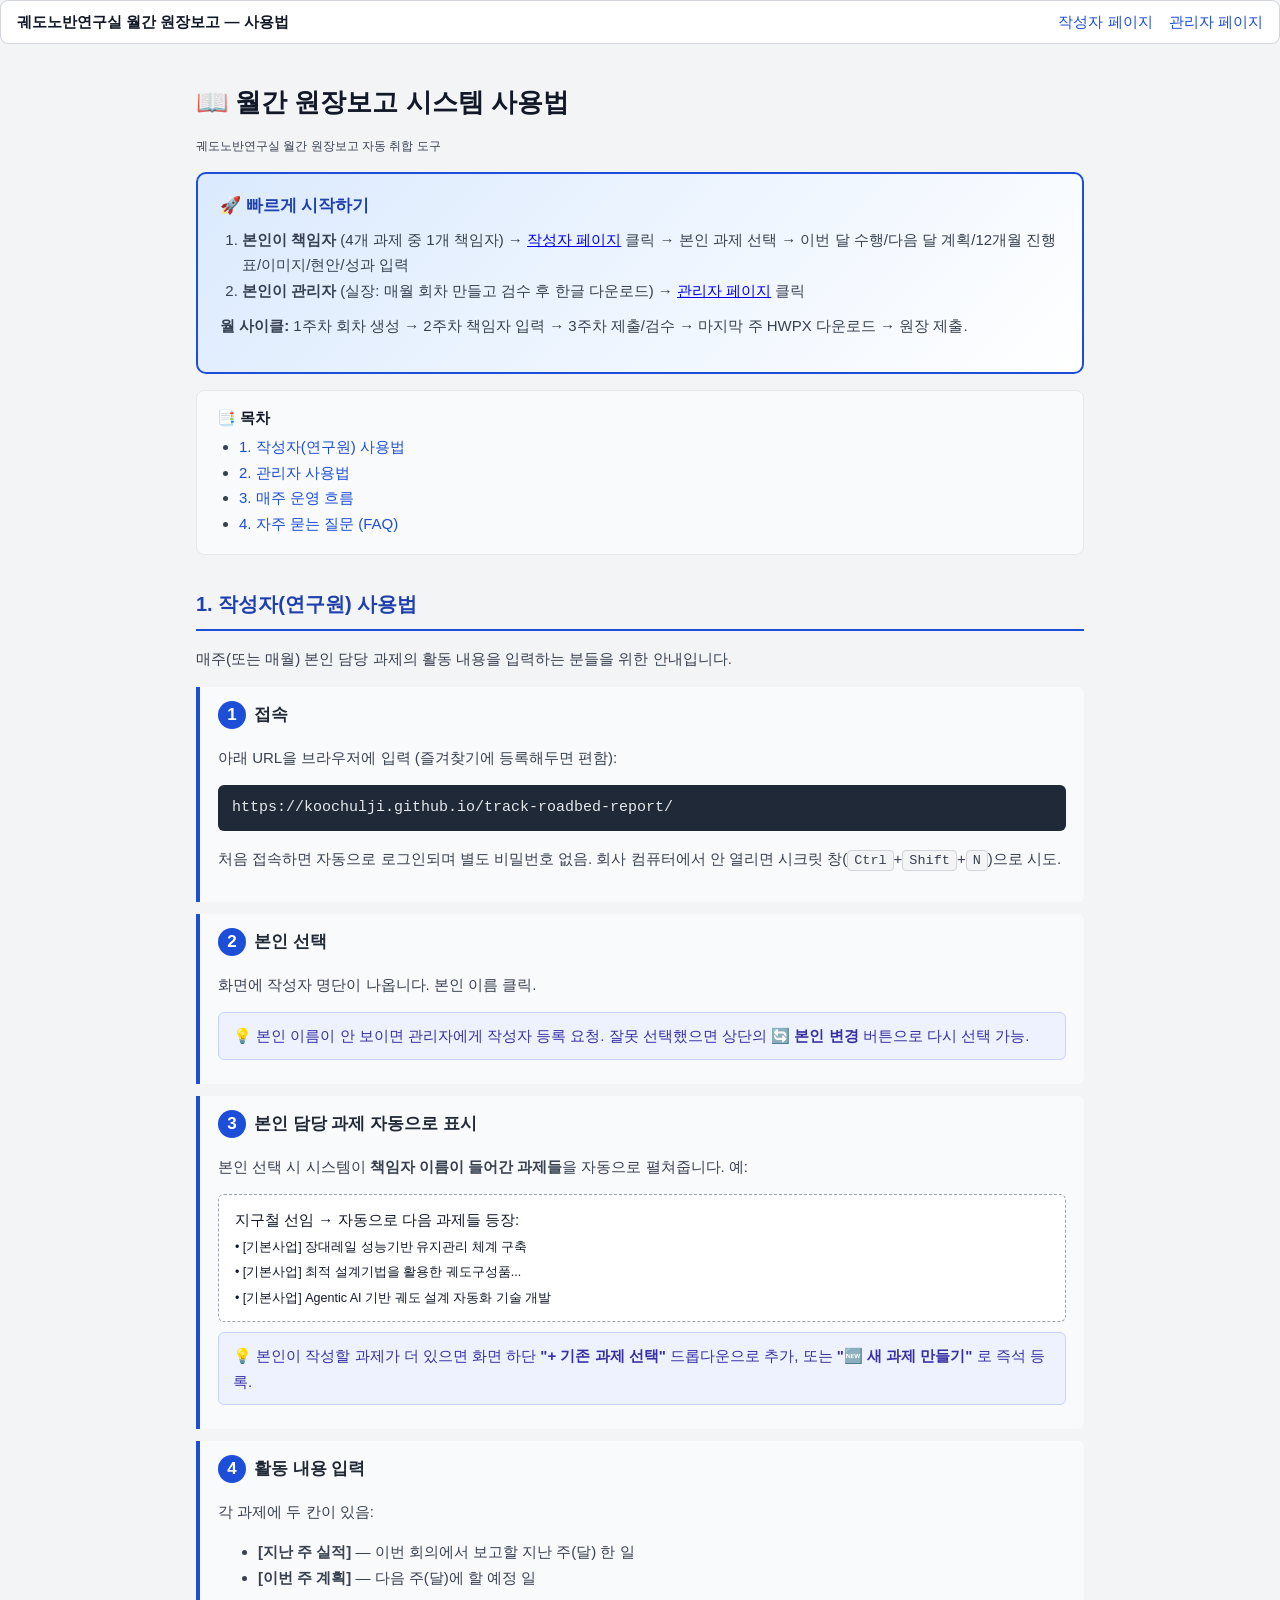
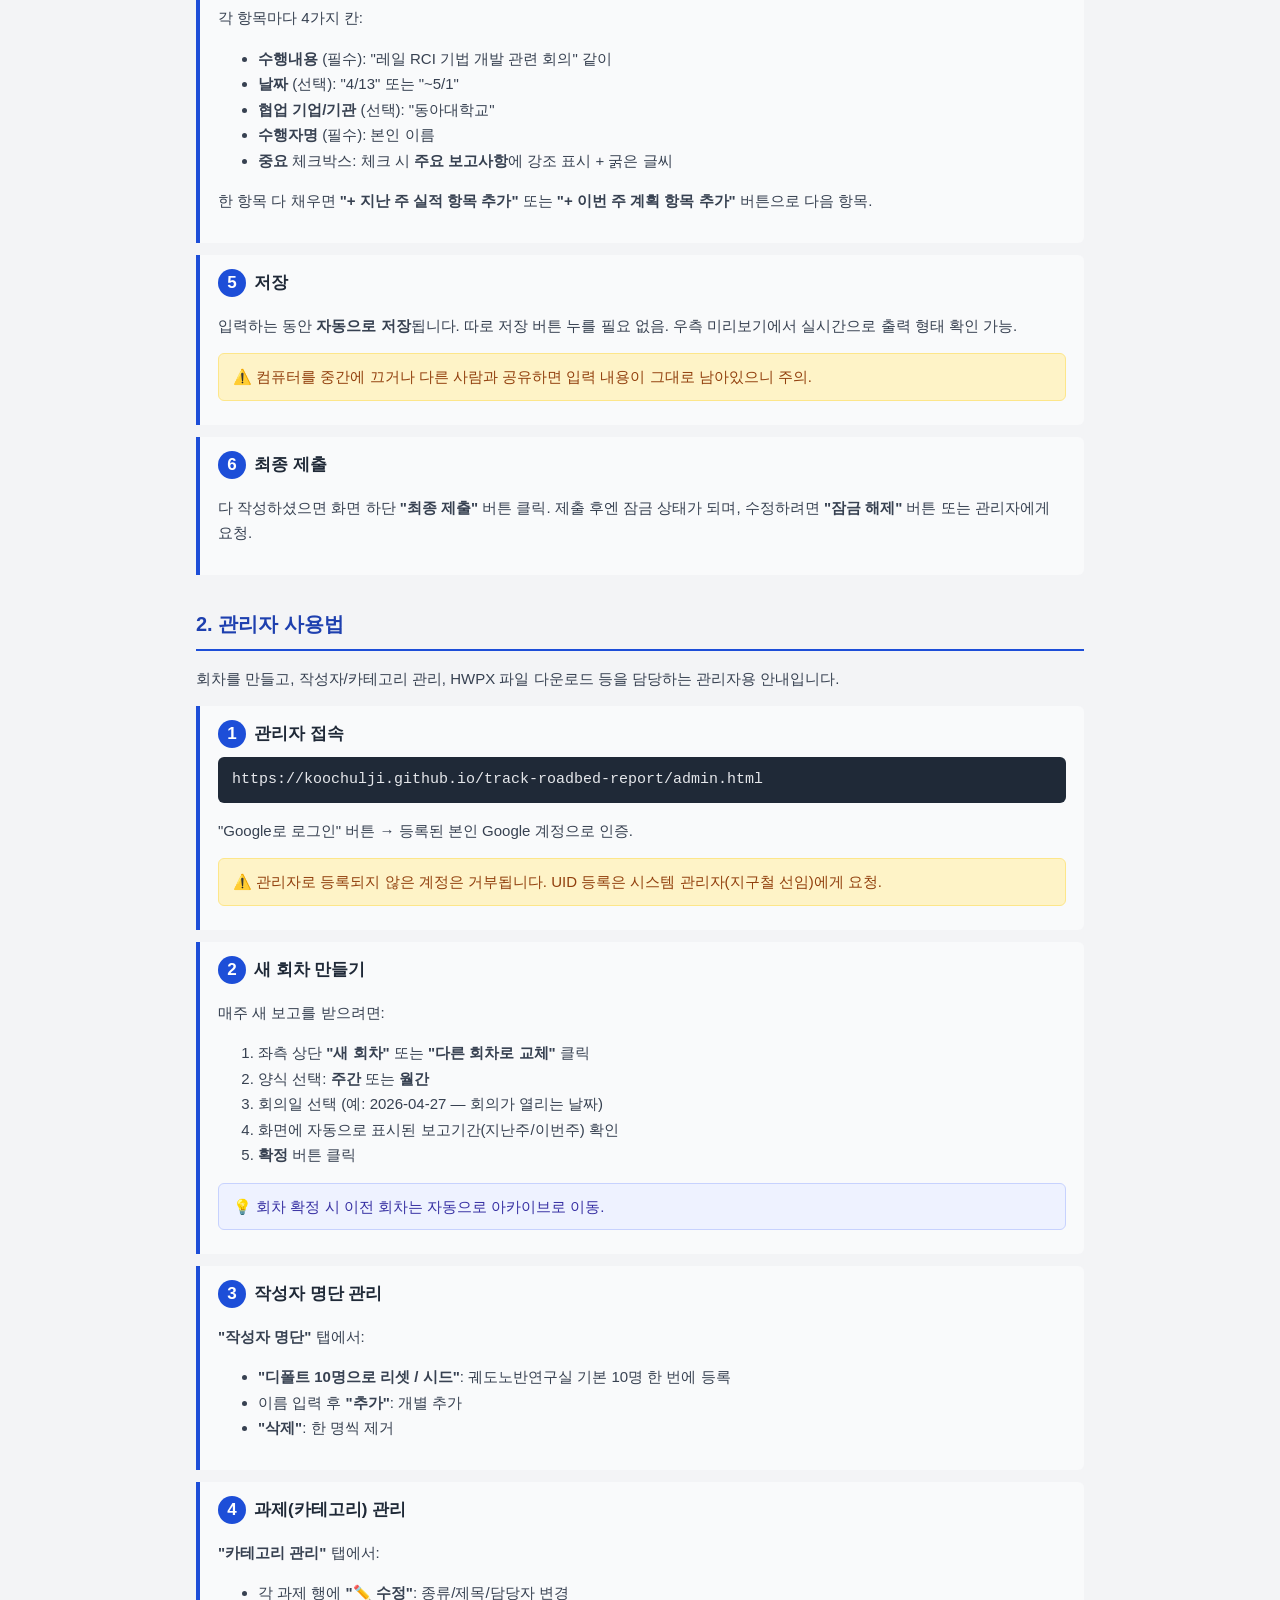
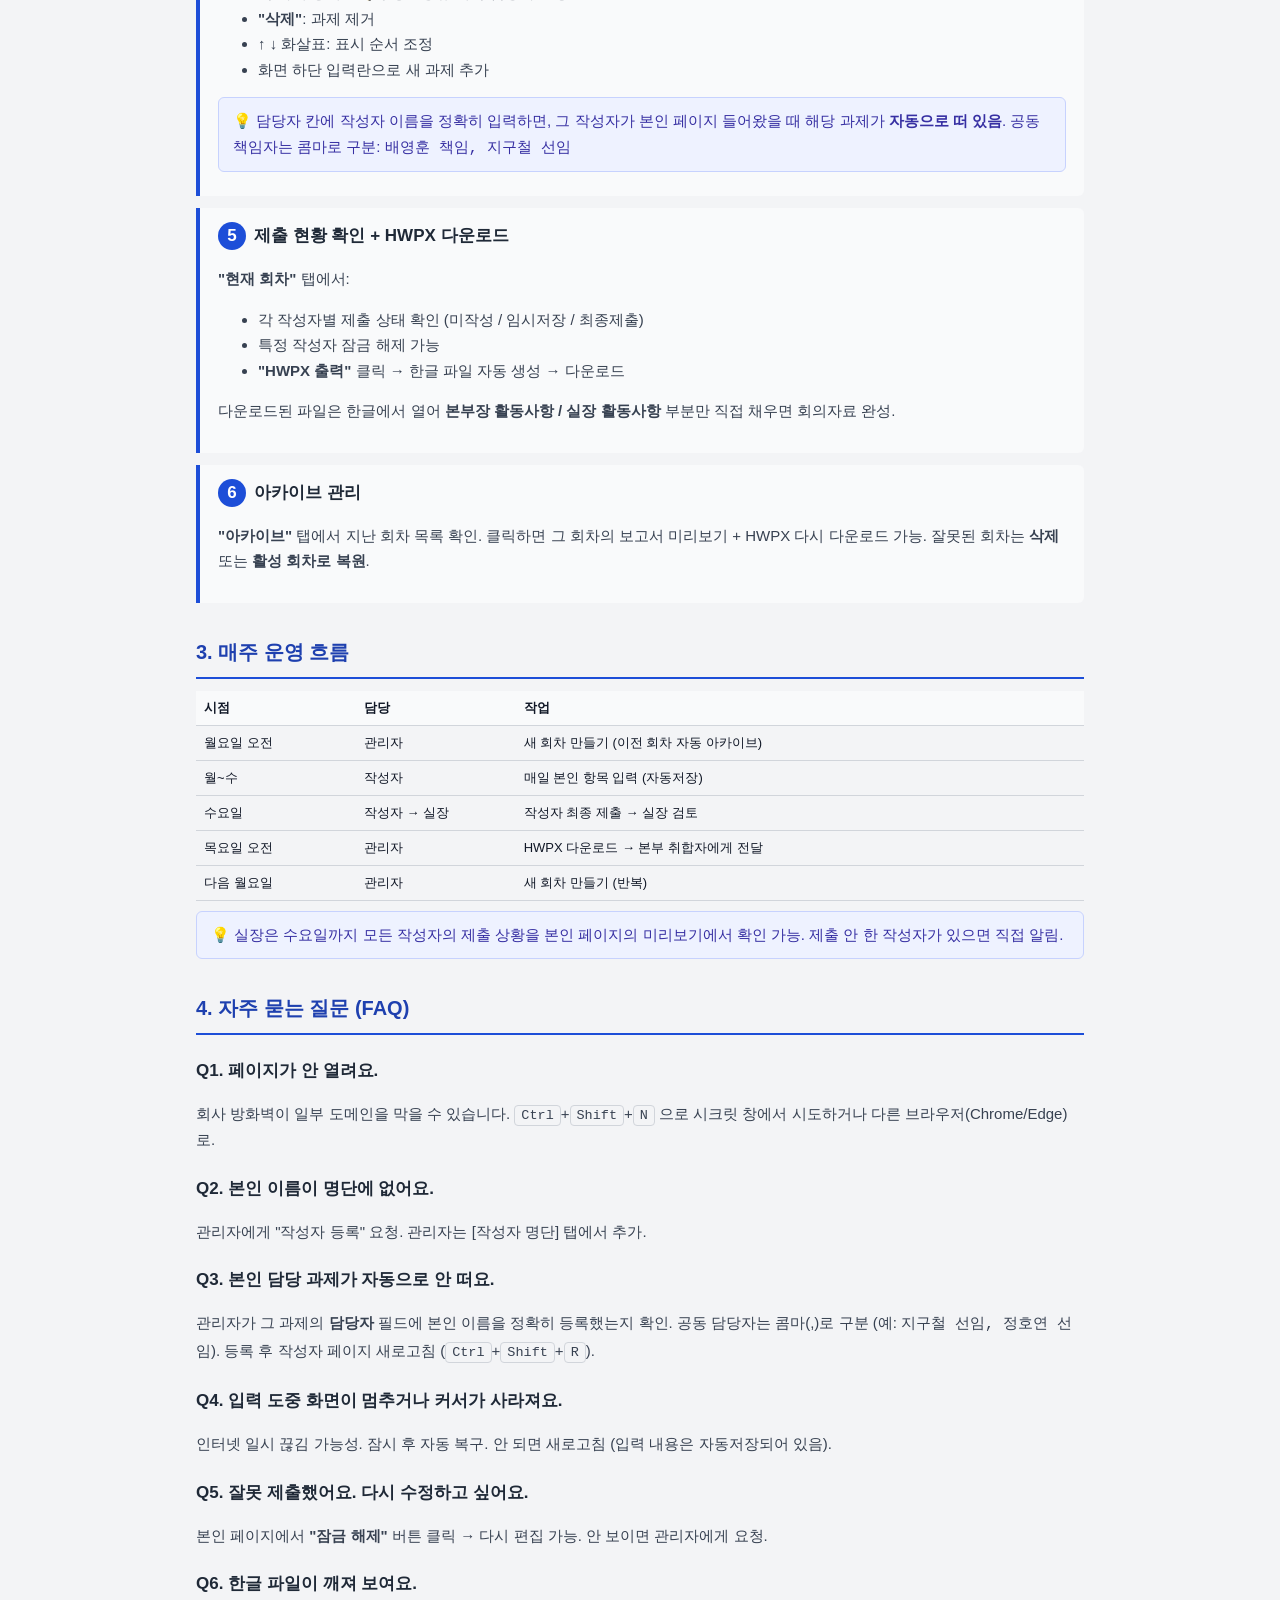
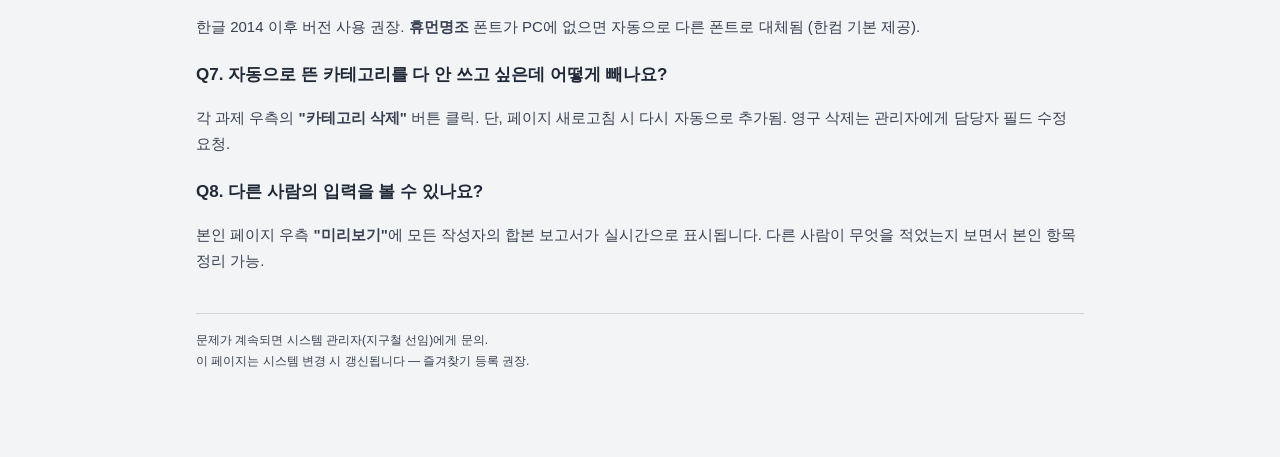
<file: help.html>
<!DOCTYPE html>
<html lang="ko">
<head>
  <meta charset="UTF-8" />
  <meta name="viewport" content="width=device-width, initial-scale=1.0" />
  <title>사용법 — 궤도노반연구실 월간 원장보고</title>
  <link rel="stylesheet" href="./assets/css/app.css?v=4" />
  <style>
    body { font-size: 15px; line-height: 1.7; }
    .help-page { max-width: 920px; margin: 0 auto; padding: 24px 16px 80px; }
    .help-page h1 { font-size: 26px; margin-bottom: 4px; color: #111827; }
    .help-page h2 {
      font-size: 20px; margin-top: 32px; padding-bottom: 8px;
      border-bottom: 2px solid #1d4ed8; color: #1e40af;
    }
    .help-page h3 { font-size: 17px; margin-top: 22px; color: #1f2937; }
    .help-page p, .help-page li { color: #374151; }
    .role-tabs { display: flex; gap: 6px; margin: 16px 0; }
    .role-tab {
      padding: 10px 18px; border: 2px solid #d1d5db; border-bottom: none;
      border-radius: 8px 8px 0 0; cursor: pointer;
      background: #f3f4f6; color: #6b7280; font-weight: 600;
    }
    .role-tab.active { background: #fff; color: #1d4ed8; border-color: #1d4ed8; }
    .role-content { display: none; border: 2px solid #1d4ed8; border-radius: 0 8px 8px 8px; padding: 20px; background: #fff; }
    .role-content.active { display: block; }
    .step {
      background: #f9fafb; border-left: 4px solid #1d4ed8;
      padding: 14px 18px; margin: 12px 0; border-radius: 0 6px 6px 0;
    }
    .step h3 { margin-top: 0; }
    .step .num {
      display: inline-block; background: #1d4ed8; color: #fff;
      width: 28px; height: 28px; border-radius: 50%;
      text-align: center; line-height: 28px; margin-right: 8px;
      font-weight: 700;
    }
    .tip {
      background: #eef2ff; border: 1px solid #c7d2fe;
      border-radius: 6px; padding: 10px 14px; margin: 10px 0;
      color: #3730a3;
    }
    .tip::before { content: "💡 "; font-weight: 700; }
    .warn {
      background: #fef3c7; border: 1px solid #fde68a;
      border-radius: 6px; padding: 10px 14px; margin: 10px 0;
      color: #92400e;
    }
    .warn::before { content: "⚠️ "; font-weight: 700; }
    kbd {
      background: #f3f4f6; border: 1px solid #d1d5db;
      padding: 2px 6px; border-radius: 4px;
      font-family: ui-monospace, monospace; font-size: 0.9em;
    }
    .example-box {
      background: #fff; border: 1px dashed #9ca3af;
      padding: 12px 16px; margin: 8px 0; border-radius: 6px;
      font-family: "맑은 고딕", sans-serif;
    }
    .quick-start {
      background: linear-gradient(135deg, #dbeafe 0%, #fff 100%);
      border: 2px solid #1d4ed8; border-radius: 10px;
      padding: 18px 22px; margin: 16px 0;
    }
    .quick-start h3 { color: #1e40af; margin-top: 0; }
    .toc {
      background: #f9fafb; border: 1px solid #e5e7eb;
      padding: 14px 20px; border-radius: 8px; margin-bottom: 24px;
    }
    .toc ul { margin: 4px 0; padding-left: 22px; }
    .toc a { color: #1d4ed8; text-decoration: none; }
    .toc a:hover { text-decoration: underline; }
    .url-box {
      background: #1f2937; color: #e5e7eb; padding: 10px 14px;
      border-radius: 6px; font-family: ui-monospace, monospace;
      word-break: break-all; margin: 8px 0;
    }
  </style>
</head>
<body>
  <div class="topbar">
    <div><strong>궤도노반연구실 월간 원장보고 — 사용법</strong></div>
    <nav class="nav">
      <a href="./index.html">작성자 페이지</a>
      <a href="./admin.html">관리자 페이지</a>
    </nav>
  </div>

  <div class="help-page">

    <h1>📖 월간 원장보고 시스템 사용법</h1>
    <p class="muted">궤도노반연구실 월간 원장보고 자동 취합 도구</p>

    <div class="quick-start">
      <h3>🚀 빠르게 시작하기</h3>
      <ol style="margin: 0; padding-left: 22px;">
        <li><strong>본인이 책임자</strong> (4개 과제 중 1개 책임자) → <a href="./index.html">작성자 페이지</a> 클릭 → 본인 과제 선택 → 이번 달 수행/다음 달 계획/12개월 진행표/이미지/현안/성과 입력</li>
        <li><strong>본인이 관리자</strong> (실장: 매월 회차 만들고 검수 후 한글 다운로드) → <a href="./admin.html">관리자 페이지</a> 클릭</li>
      </ol>
      <p style="margin-top:10px"><strong>월 사이클:</strong> 1주차 회차 생성 → 2주차 책임자 입력 → 3주차 제출/검수 → 마지막 주 HWPX 다운로드 → 원장 제출.</p>
    </div>

    <div class="toc">
      <strong>📑 목차</strong>
      <ul>
        <li><a href="#author">1. 작성자(연구원) 사용법</a></li>
        <li><a href="#admin">2. 관리자 사용법</a></li>
        <li><a href="#flow">3. 매주 운영 흐름</a></li>
        <li><a href="#faq">4. 자주 묻는 질문 (FAQ)</a></li>
      </ul>
    </div>

    <!-- ═════════════════ 작성자 ═════════════════ -->
    <h2 id="author">1. 작성자(연구원) 사용법</h2>

    <p>매주(또는 매월) 본인 담당 과제의 활동 내용을 입력하는 분들을 위한 안내입니다.</p>

    <div class="step">
      <h3><span class="num">1</span>접속</h3>
      <p>아래 URL을 브라우저에 입력 (즐겨찾기에 등록해두면 편함):</p>
      <div class="url-box">https://koochulji.github.io/track-roadbed-report/</div>
      <p>처음 접속하면 자동으로 로그인되며 별도 비밀번호 없음. 회사 컴퓨터에서 안 열리면 시크릿 창(<kbd>Ctrl</kbd>+<kbd>Shift</kbd>+<kbd>N</kbd>)으로 시도.</p>
    </div>

    <div class="step">
      <h3><span class="num">2</span>본인 선택</h3>
      <p>화면에 작성자 명단이 나옵니다. 본인 이름 클릭.</p>
      <div class="tip">본인 이름이 안 보이면 관리자에게 작성자 등록 요청. 잘못 선택했으면 상단의 <strong>🔄 본인 변경</strong> 버튼으로 다시 선택 가능.</div>
    </div>

    <div class="step">
      <h3><span class="num">3</span>본인 담당 과제 자동으로 표시</h3>
      <p>본인 선택 시 시스템이 <strong>책임자 이름이 들어간 과제들</strong>을 자동으로 펼쳐줍니다. 예:</p>
      <div class="example-box">
        지구철 선임 → 자동으로 다음 과제들 등장:<br>
        <small>• [기본사업] 장대레일 성능기반 유지관리 체계 구축<br>
        • [기본사업] 최적 설계기법을 활용한 궤도구성품...<br>
        • [기본사업] Agentic AI 기반 궤도 설계 자동화 기술 개발</small>
      </div>
      <div class="tip">본인이 작성할 과제가 더 있으면 화면 하단 <strong>"+ 기존 과제 선택"</strong> 드롭다운으로 추가, 또는 <strong>"🆕 새 과제 만들기"</strong> 로 즉석 등록.</div>
    </div>

    <div class="step">
      <h3><span class="num">4</span>활동 내용 입력</h3>
      <p>각 과제에 두 칸이 있음:</p>
      <ul>
        <li><strong>[지난 주 실적]</strong> — 이번 회의에서 보고할 지난 주(달) 한 일</li>
        <li><strong>[이번 주 계획]</strong> — 다음 주(달)에 할 예정 일</li>
      </ul>
      <p>각 항목마다 4가지 칸:</p>
      <ul>
        <li><strong>수행내용</strong> (필수): "레일 RCI 기법 개발 관련 회의" 같이</li>
        <li><strong>날짜</strong> (선택): "4/13" 또는 "~5/1"</li>
        <li><strong>협업 기업/기관</strong> (선택): "동아대학교"</li>
        <li><strong>수행자명</strong> (필수): 본인 이름</li>
        <li><strong>중요</strong> 체크박스: 체크 시 <strong>주요 보고사항</strong>에 강조 표시 + 굵은 글씨</li>
      </ul>
      <p>한 항목 다 채우면 <strong>"+ 지난 주 실적 항목 추가"</strong> 또는 <strong>"+ 이번 주 계획 항목 추가"</strong> 버튼으로 다음 항목.</p>
    </div>

    <div class="step">
      <h3><span class="num">5</span>저장</h3>
      <p>입력하는 동안 <strong>자동으로 저장</strong>됩니다. 따로 저장 버튼 누를 필요 없음. 우측 미리보기에서 실시간으로 출력 형태 확인 가능.</p>
      <div class="warn">컴퓨터를 중간에 끄거나 다른 사람과 공유하면 입력 내용이 그대로 남아있으니 주의.</div>
    </div>

    <div class="step">
      <h3><span class="num">6</span>최종 제출</h3>
      <p>다 작성하셨으면 화면 하단 <strong>"최종 제출"</strong> 버튼 클릭. 제출 후엔 잠금 상태가 되며, 수정하려면 <strong>"잠금 해제"</strong> 버튼 또는 관리자에게 요청.</p>
    </div>

    <!-- ═════════════════ 관리자 ═════════════════ -->
    <h2 id="admin">2. 관리자 사용법</h2>

    <p>회차를 만들고, 작성자/카테고리 관리, HWPX 파일 다운로드 등을 담당하는 관리자용 안내입니다.</p>

    <div class="step">
      <h3><span class="num">1</span>관리자 접속</h3>
      <div class="url-box">https://koochulji.github.io/track-roadbed-report/admin.html</div>
      <p>"Google로 로그인" 버튼 → 등록된 본인 Google 계정으로 인증.</p>
      <div class="warn">관리자로 등록되지 않은 계정은 거부됩니다. UID 등록은 시스템 관리자(지구철 선임)에게 요청.</div>
    </div>

    <div class="step">
      <h3><span class="num">2</span>새 회차 만들기</h3>
      <p>매주 새 보고를 받으려면:</p>
      <ol>
        <li>좌측 상단 <strong>"새 회차"</strong> 또는 <strong>"다른 회차로 교체"</strong> 클릭</li>
        <li>양식 선택: <strong>주간</strong> 또는 <strong>월간</strong></li>
        <li>회의일 선택 (예: 2026-04-27 — 회의가 열리는 날짜)</li>
        <li>화면에 자동으로 표시된 보고기간(지난주/이번주) 확인</li>
        <li><strong>확정</strong> 버튼 클릭</li>
      </ol>
      <div class="tip">회차 확정 시 이전 회차는 자동으로 아카이브로 이동.</div>
    </div>

    <div class="step">
      <h3><span class="num">3</span>작성자 명단 관리</h3>
      <p><strong>"작성자 명단"</strong> 탭에서:</p>
      <ul>
        <li><strong>"디폴트 10명으로 리셋 / 시드"</strong>: 궤도노반연구실 기본 10명 한 번에 등록</li>
        <li>이름 입력 후 <strong>"추가"</strong>: 개별 추가</li>
        <li><strong>"삭제"</strong>: 한 명씩 제거</li>
      </ul>
    </div>

    <div class="step">
      <h3><span class="num">4</span>과제(카테고리) 관리</h3>
      <p><strong>"카테고리 관리"</strong> 탭에서:</p>
      <ul>
        <li>각 과제 행에 <strong>"✏️ 수정"</strong>: 종류/제목/담당자 변경</li>
        <li><strong>"삭제"</strong>: 과제 제거</li>
        <li><strong>↑ ↓</strong> 화살표: 표시 순서 조정</li>
        <li>화면 하단 입력란으로 새 과제 추가</li>
      </ul>
      <div class="tip">담당자 칸에 작성자 이름을 정확히 입력하면, 그 작성자가 본인 페이지 들어왔을 때 해당 과제가 <strong>자동으로 떠 있음</strong>. 공동 책임자는 콤마로 구분: <code>배영훈 책임, 지구철 선임</code></div>
    </div>

    <div class="step">
      <h3><span class="num">5</span>제출 현황 확인 + HWPX 다운로드</h3>
      <p><strong>"현재 회차"</strong> 탭에서:</p>
      <ul>
        <li>각 작성자별 제출 상태 확인 (미작성 / 임시저장 / 최종제출)</li>
        <li>특정 작성자 잠금 해제 가능</li>
        <li><strong>"HWPX 출력"</strong> 클릭 → 한글 파일 자동 생성 → 다운로드</li>
      </ul>
      <p>다운로드된 파일은 한글에서 열어 <strong>본부장 활동사항 / 실장 활동사항</strong> 부분만 직접 채우면 회의자료 완성.</p>
    </div>

    <div class="step">
      <h3><span class="num">6</span>아카이브 관리</h3>
      <p><strong>"아카이브"</strong> 탭에서 지난 회차 목록 확인. 클릭하면 그 회차의 보고서 미리보기 + HWPX 다시 다운로드 가능. 잘못된 회차는 <strong>삭제</strong> 또는 <strong>활성 회차로 복원</strong>.</p>
    </div>

    <!-- ═════════════════ 운영 흐름 ═════════════════ -->
    <h2 id="flow">3. 매주 운영 흐름</h2>

    <table class="data" style="width:100%; margin-top: 12px;">
      <thead>
        <tr>
          <th style="width:18%">시점</th>
          <th style="width:18%">담당</th>
          <th>작업</th>
        </tr>
      </thead>
      <tbody>
        <tr><td>월요일 오전</td><td>관리자</td><td>새 회차 만들기 (이전 회차 자동 아카이브)</td></tr>
        <tr><td>월~수</td><td>작성자</td><td>매일 본인 항목 입력 (자동저장)</td></tr>
        <tr><td>수요일</td><td>작성자 → 실장</td><td>작성자 최종 제출 → 실장 검토</td></tr>
        <tr><td>목요일 오전</td><td>관리자</td><td>HWPX 다운로드 → 본부 취합자에게 전달</td></tr>
        <tr><td>다음 월요일</td><td>관리자</td><td>새 회차 만들기 (반복)</td></tr>
      </tbody>
    </table>
    <div class="tip">실장은 수요일까지 모든 작성자의 제출 상황을 본인 페이지의 미리보기에서 확인 가능. 제출 안 한 작성자가 있으면 직접 알림.</div>

    <!-- ═════════════════ FAQ ═════════════════ -->
    <h2 id="faq">4. 자주 묻는 질문 (FAQ)</h2>

    <h3>Q1. 페이지가 안 열려요.</h3>
    <p>회사 방화벽이 일부 도메인을 막을 수 있습니다. <kbd>Ctrl</kbd>+<kbd>Shift</kbd>+<kbd>N</kbd> 으로 시크릿 창에서 시도하거나 다른 브라우저(Chrome/Edge)로.</p>

    <h3>Q2. 본인 이름이 명단에 없어요.</h3>
    <p>관리자에게 "작성자 등록" 요청. 관리자는 [작성자 명단] 탭에서 추가.</p>

    <h3>Q3. 본인 담당 과제가 자동으로 안 떠요.</h3>
    <p>관리자가 그 과제의 <strong>담당자</strong> 필드에 본인 이름을 정확히 등록했는지 확인. 공동 담당자는 콤마(,)로 구분 (예: <code>지구철 선임, 정호연 선임</code>). 등록 후 작성자 페이지 새로고침 (<kbd>Ctrl</kbd>+<kbd>Shift</kbd>+<kbd>R</kbd>).</p>

    <h3>Q4. 입력 도중 화면이 멈추거나 커서가 사라져요.</h3>
    <p>인터넷 일시 끊김 가능성. 잠시 후 자동 복구. 안 되면 새로고침 (입력 내용은 자동저장되어 있음).</p>

    <h3>Q5. 잘못 제출했어요. 다시 수정하고 싶어요.</h3>
    <p>본인 페이지에서 <strong>"잠금 해제"</strong> 버튼 클릭 → 다시 편집 가능. 안 보이면 관리자에게 요청.</p>

    <h3>Q6. 한글 파일이 깨져 보여요.</h3>
    <p>한글 2014 이후 버전 사용 권장. <strong>휴먼명조</strong> 폰트가 PC에 없으면 자동으로 다른 폰트로 대체됨 (한컴 기본 제공).</p>

    <h3>Q7. 자동으로 뜬 카테고리를 다 안 쓰고 싶은데 어떻게 빼나요?</h3>
    <p>각 과제 우측의 <strong>"카테고리 삭제"</strong> 버튼 클릭. 단, 페이지 새로고침 시 다시 자동으로 추가됨. 영구 삭제는 관리자에게 담당자 필드 수정 요청.</p>

    <h3>Q8. 다른 사람의 입력을 볼 수 있나요?</h3>
    <p>본인 페이지 우측 <strong>"미리보기"</strong>에 모든 작성자의 합본 보고서가 실시간으로 표시됩니다. 다른 사람이 무엇을 적었는지 보면서 본인 항목 정리 가능.</p>

    <hr style="margin-top: 40px; border: none; border-top: 1px solid #d1d5db">
    <p class="muted tight" style="margin-top: 16px">
      문제가 계속되면 시스템 관리자(지구철 선임)에게 문의.<br>
      이 페이지는 시스템 변경 시 갱신됩니다 — 즐겨찾기 등록 권장.
    </p>

  </div>
</body>
</html>
</file>
<file: assets/css/app.css>
:root {
  --bg: #f3f4f6;
  --panel: #ffffff;
  --border: #d1d5db;
  --border-strong: #6b7280;
  --text: #111827;
  --muted: #6b7280;
  --primary: #1d4ed8;
  --primary-hover: #1e40af;
  --danger: #b91c1c;
  --warn: #d97706;
  --ok: #15803d;
  --gray: #6b7280;
  --draft: #d97706;
  --done: #15803d;
  --idle: #9ca3af;
}

* { box-sizing: border-box; }
html, body { margin: 0; padding: 0; background: var(--bg); color: var(--text); font-family: "Pretendard","Malgun Gothic","Segoe UI","Apple SD Gothic Neo",sans-serif; font-size: 14px; }
h1 { font-size: 20px; margin: 0 0 8px; }
h2 { font-size: 16px; margin: 16px 0 8px; }
h3 { font-size: 14px; margin: 12px 0 6px; }

.app-shell { max-width: 1480px; margin: 0 auto; padding: 16px; }
.topbar { display: flex; justify-content: space-between; align-items: center; padding: 8px 16px; background: var(--panel); border: 1px solid var(--border); border-radius: 8px; margin-bottom: 12px; }
.topbar .nav a { margin-left: 12px; color: var(--primary); text-decoration: none; }
.topbar .nav a:hover { text-decoration: underline; }

.layout { display: grid; grid-template-columns: minmax(480px, 1fr) minmax(520px, 1fr); gap: 16px; }
@media (max-width: 1100px) { .layout { grid-template-columns: 1fr; } }

.panel { background: var(--panel); border: 1px solid var(--border); border-radius: 8px; padding: 16px; margin-bottom: 12px; }
.panel h2 { margin-top: 0; }

.banner { background: #eef2ff; border: 1px solid #c7d2fe; color: #3730a3; padding: 10px 12px; border-radius: 6px; margin-bottom: 10px; }
.banner.warn { background: #fef3c7; border-color: #fde68a; color: #92400e; }
.banner.danger { background: #fee2e2; border-color: #fecaca; color: #991b1b; }

.tabs { display: flex; gap: 4px; margin-bottom: 12px; }
.tab { padding: 8px 12px; border: 1px solid var(--border); border-bottom: none; border-radius: 6px 6px 0 0; background: #f9fafb; cursor: pointer; color: var(--text); }
.tab.active { background: var(--panel); border-bottom: 1px solid var(--panel); font-weight: 600; }
.tab-panels { border: 1px solid var(--border); border-radius: 0 6px 6px 6px; background: var(--panel); padding: 16px; }

.btn { display: inline-flex; align-items: center; gap: 6px; padding: 6px 12px; border-radius: 6px; border: 1px solid var(--border); background: #fff; cursor: pointer; font-size: 13px; color: var(--text); }
.btn:hover { background: #f3f4f6; }
.btn.primary { background: var(--primary); color: #fff; border-color: var(--primary); }
.btn.primary:hover { background: var(--primary-hover); border-color: var(--primary-hover); }
.btn.danger { background: #fff; color: var(--danger); border-color: var(--danger); }
.btn.danger:hover { background: #fee2e2; }
.btn.ghost { border-color: transparent; background: transparent; color: var(--muted); padding: 4px 6px; }
.btn.ghost:hover { background: #f3f4f6; color: var(--text); }
.btn:disabled { opacity: 0.5; cursor: not-allowed; }
.btn.small { font-size: 12px; padding: 4px 8px; }

.field { display: flex; flex-direction: column; gap: 4px; margin-bottom: 10px; }
.field > label { font-size: 12px; color: var(--muted); }
.field input, .field select, .field textarea { padding: 6px 8px; border: 1px solid var(--border); border-radius: 6px; font-size: 13px; background: #fff; color: var(--text); font-family: inherit; }
.field input:focus, .field select:focus, .field textarea:focus { outline: none; border-color: var(--primary); }

.row { display: flex; gap: 8px; align-items: center; flex-wrap: wrap; }
.grow { flex: 1; }
.muted { color: var(--muted); font-size: 12px; }
.tight { font-size: 12px; }

table.data { width: 100%; border-collapse: collapse; font-size: 13px; }
table.data th, table.data td { padding: 6px 8px; border-bottom: 1px solid var(--border); text-align: left; }
table.data th { background: #f9fafb; font-weight: 600; }

.chip { display: inline-block; padding: 1px 8px; border-radius: 999px; font-size: 11px; font-weight: 600; }
.chip.kind-basic { background: #dbeafe; color: #1e40af; }
.chip.kind-natl_rnd { background: #fce7f3; color: #9d174d; }
.chip.kind-consign { background: #dcfce7; color: #15803d; }
.chip.kind-etc { background: #f3f4f6; color: #374151; }
.status-chip { display: inline-block; padding: 2px 10px; border-radius: 999px; font-size: 11px; font-weight: 700; color: #fff; }
.status-chip.idle { background: var(--idle); }
.status-chip.draft { background: var(--draft); }
.status-chip.submitted { background: var(--done); }

.author-block { border: 1px solid var(--border); border-radius: 8px; padding: 12px; margin-bottom: 10px; background: #fafafa; }
.author-block.locked { opacity: 0.6; }
.author-block h3 { display: flex; justify-content: space-between; align-items: center; margin: 0 0 8px; }
.author-block .cat-block { border: 1px dashed var(--border); border-radius: 6px; padding: 10px; margin-bottom: 8px; background: #fff; }
.author-block .cat-block header { display: flex; align-items: center; justify-content: space-between; gap: 8px; margin-bottom: 6px; }
.author-block .items { display: flex; flex-direction: column; gap: 6px; }
.item-row { display: grid; grid-template-columns: minmax(0, 1fr) 70px 110px 70px auto auto auto auto; gap: 4px; align-items: start; }
.item-row > input, .item-row > textarea { min-width: 0; }
.item-row textarea { min-height: 34px; resize: vertical; }
.item-row .btn.ghost { padding: 4px; font-size: 14px; }
.item-row .imp-toggle { display: inline-flex; align-items: center; gap: 3px; padding: 6px 4px; font-size: 12px; color: var(--muted); white-space: nowrap; user-select: none; cursor: pointer; }
.item-row .imp-toggle input[type="checkbox"] { margin: 0; }
.item-row .imp-toggle:has(input:checked) { color: #1d4ed8; font-weight: 600; }

.action-bar { position: sticky; bottom: 0; background: var(--panel); border-top: 1px solid var(--border); padding: 10px 12px; display: flex; justify-content: space-between; align-items: center; margin: 16px -16px -16px; border-radius: 0 0 8px 8px; }
.action-bar .save-status { font-size: 12px; color: var(--muted); }

/* ─── 미리보기 문서 ─── */
.preview-doc { background: #f9fafb; padding: 16px; border-radius: 6px; }
.preview-page { width: 210mm; max-width: 100%; background: #fff; padding: 12mm 16mm; box-shadow: 0 1px 6px rgba(0,0,0,0.12); margin: 0 auto; font-family: "Malgun Gothic","HY신명조",serif; color: #111827; }
.preview-table { width: 100%; border-collapse: collapse; font-size: 11pt; }
.preview-table td { border: 1px solid #374151; vertical-align: top; padding: 6px 8px; }
.preview-table td.label { text-align: center; font-weight: 700; background: #f1f5f9; }
.preview-table .label-title { font-size: 12pt; }
.preview-table .label-range { margin-top: 4px; font-size: 10pt; font-weight: 500; }
.preview-table td.body .org { font-weight: 700; margin-bottom: 4px; }
.preview-table td.body .kind { font-weight: 700; margin-top: 6px; }
.preview-table td.body .project { margin-left: 10px; font-weight: 600; }
.preview-table td.body .items { margin: 0 0 4px 32px; padding: 0; list-style: disc; }
.preview-table td.body .items li { margin-bottom: 2px; }
.preview-table td.body .items li.important { font-weight: 700; color: #1d4ed8; }
.preview-table td.body .blank { height: 6px; }
.preview-table td.empty { background: #fff; }
.preview-tail { font-size: 10pt; margin-top: 6px; color: #374151; padding-left: 8px; }

/* ─── 관리자 상태판 ─── */
.status-table { width: 100%; border-collapse: collapse; font-size: 13px; }
.status-table th, .status-table td { padding: 6px 8px; border-bottom: 1px solid var(--border); text-align: left; }
.status-table th { background: #f9fafb; }
.status-counts { display: flex; gap: 12px; margin-bottom: 8px; }
.status-counts .stat { padding: 4px 10px; border-radius: 4px; font-size: 12px; }
.status-counts .stat.idle { background: #f3f4f6; color: #374151; }
.status-counts .stat.draft { background: #fef3c7; color: #92400e; }
.status-counts .stat.submitted { background: #dcfce7; color: #15803d; }

.footnote { margin-top: 16px; font-size: 11px; color: var(--muted); }
.footnote code { background: #f3f4f6; padding: 1px 4px; border-radius: 3px; font-family: ui-monospace,SFMono-Regular,monospace; }

dialog { border: 1px solid var(--border); border-radius: 8px; padding: 0; width: min(420px, 90vw); }
dialog::backdrop { background: rgba(0,0,0,0.35); }
dialog .dlg-header { padding: 12px 16px; border-bottom: 1px solid var(--border); font-weight: 600; }
dialog .dlg-body { padding: 16px; }
dialog .dlg-actions { padding: 12px 16px; border-top: 1px solid var(--border); display: flex; justify-content: flex-end; gap: 6px; }

/* ─── 12개월 진행표 ─── */
.progress-table-wrap { margin: 12px 0; overflow-x: auto; }
.progress-table {
  width: 100%; border-collapse: collapse;
  font-size: 12px; min-width: 720px;
}
.progress-table th, .progress-table td {
  border: 1px solid #d1d5db; padding: 6px 4px;
  text-align: center; vertical-align: middle;
}
.progress-table th.name-col { background: #f1f5f9; min-width: 280px; text-align: left; padding-left: 8px; }
.progress-table th.month-col { background: #f1f5f9; width: 36px; }
.progress-table td.activity-name { text-align: left; padding-left: 8px; min-width: 280px; }
.progress-table td.month-cell {
  width: 36px; height: 28px;
  background: #fff;
  transition: background 0.1s;
  user-select: none;
}
.progress-table td.month-cell.on { background: #d9e1f2; }
.progress-table td.month-cell:hover:not(.on) { background: #f3f4f6; }

/* ─── 이미지 업로더 ─── */
.image-uploader { margin: 8px 0; }
.image-list { display: flex; flex-wrap: wrap; gap: 12px; margin: 8px 0; }
.image-card {
  padding: 8px; border: 1px solid #e5e7eb;
  border-radius: 6px; background: #f9fafb;
  display: flex; flex-direction: column; gap: 4px;
  width: 220px;
}
.image-card .image-preview {
  max-width: 200px; max-height: 160px;
  border: 1px solid #d1d5db; border-radius: 4px;
  object-fit: contain; background: #fff;
}
.image-card .cap-input {
  width: 100%; padding: 4px 6px;
  border: 1px solid #d1d5db; border-radius: 4px;
  font-size: 12px;
}
.image-uploader-ctrl {
  display: flex; gap: 6px; align-items: center; flex-wrap: wrap;
  padding: 8px 0; border-top: 1px solid #e5e7eb; margin-top: 8px;
}
.image-uploader-ctrl .pos-sel {
  padding: 4px 6px; border: 1px solid #d1d5db; border-radius: 4px;
}
</file>
